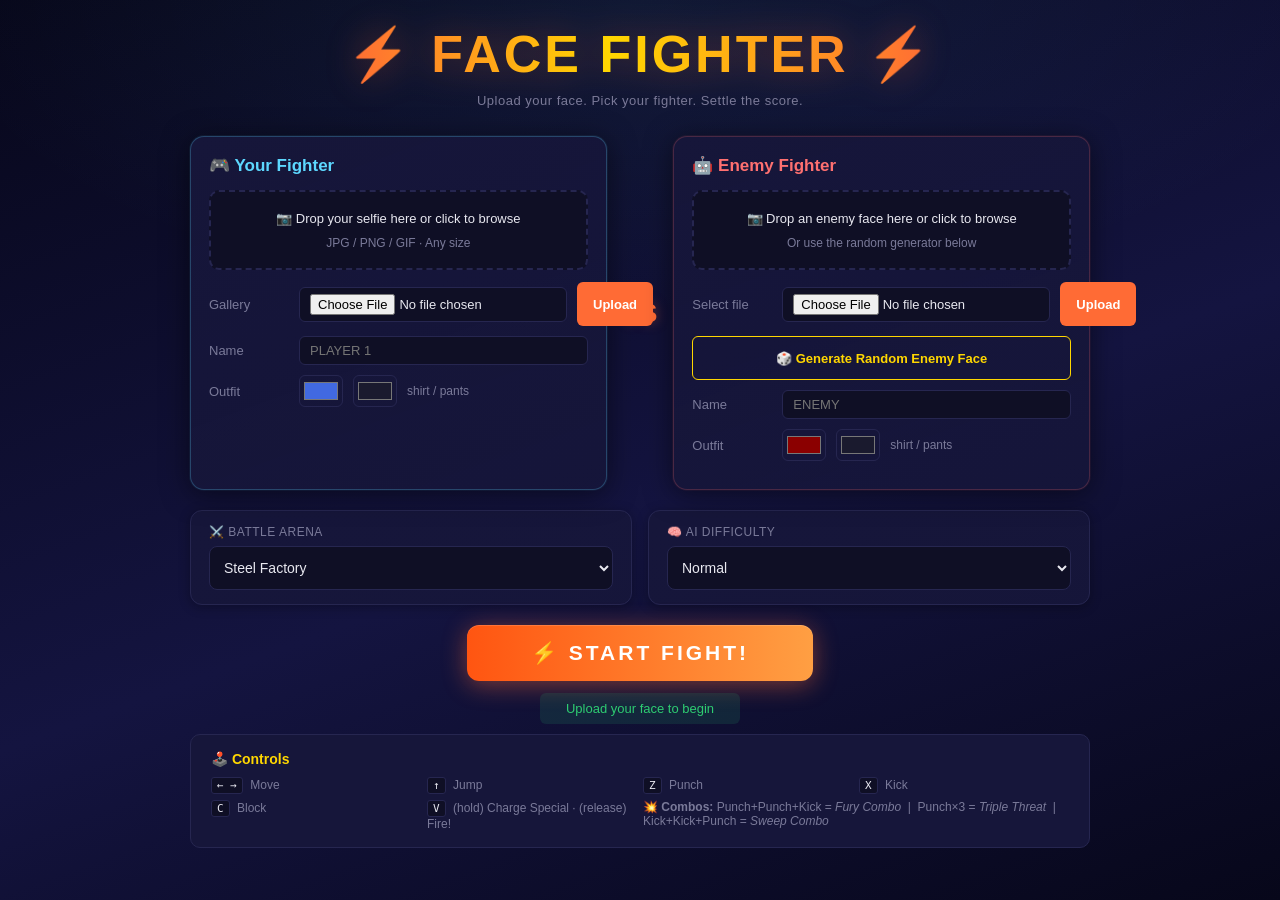
<file: index.html>
<!DOCTYPE html>
<html lang="en">
<head>
    <meta charset="UTF-8">
    <meta http-equiv="refresh" content="0; url=game/index.html">
    <title>Face Fighter – redirecting…</title>
</head>
<body>
    <p>Redirecting to <a href="game/index.html">Face Fighter</a>…</p>
</body>
</html>
</file>
<file: game/style.css>
/* style.css – Face Fighter game styling */

/* ── Reset & base ────────────────────────────────────────── */
*, *::before, *::after {
    box-sizing: border-box;
    margin: 0;
    padding: 0;
}

:root {
    --bg-dark:    #070714;
    --bg-panel:   #0f0f25;
    --bg-card:    #16163a;
    --accent:     #FF6B35;
    --accent2:    #FFD700;
    --accent3:    #5DD8FF;
    --text:       #e8e8f0;
    --text-muted: #7a7a99;
    --border:     #262650;
    --success:    #2ECC71;
    --error:      #E74C3C;
    --card-glow:  rgba(93, 216, 255, 0.06);
}

html, body {
    height: 100%;
    font-family: 'Segoe UI', Arial, sans-serif;
    background: var(--bg-dark);
    color: var(--text);
    overscroll-behavior: none;
    overscroll-behavior-y: contain;
    touch-action: manipulation;
}

/* ── Setup Screen ────────────────────────────────────────── */
#setup-screen {
    display: flex;
    flex-direction: column;
    align-items: center;
    min-height: 100vh;
    min-height: -webkit-fill-available;
    padding: 24px 16px env(safe-area-inset-bottom, 24px);
    background:
        radial-gradient(ellipse 80% 50% at 50% 0%, rgba(93,216,255,0.07) 0%, transparent 70%),
        linear-gradient(160deg, #07071a 0%, #141440 55%, #07071a 100%);
}

/* Title */
.game-title {
    text-align: center;
    margin-bottom: 28px;
}

.game-title h1 {
    font-size: clamp(28px, 6vw, 52px);
    font-weight: 900;
    letter-spacing: 3px;
    background: linear-gradient(90deg, #FF6B35 0%, #FFD700 45%, #FF6B35 100%);
    -webkit-background-clip: text;
    -webkit-text-fill-color: transparent;
    background-clip: text;
    filter: drop-shadow(0 0 18px rgba(255,107,53,0.35));
}

.game-title p {
    color: var(--text-muted);
    font-size: 13px;
    margin-top: 8px;
    letter-spacing: 0.5px;
}

/* Fighter columns */
.fighters-row {
    display: flex;
    gap: 16px;
    width: 100%;
    max-width: 900px;
    margin-bottom: 20px;
    flex-wrap: wrap;
    justify-content: center;
}

.fighter-card {
    flex: 1;
    min-width: 270px;
    max-width: 420px;
    background: linear-gradient(160deg, var(--bg-card) 0%, rgba(22,22,58,0.9) 100%);
    border: 1px solid var(--border);
    border-radius: 14px;
    padding: 18px;
    position: relative;
    box-shadow: 0 4px 24px rgba(0,0,0,0.45), inset 0 1px 0 rgba(255,255,255,0.04);
}

.fighter-card h2 {
    font-size: 17px;
    font-weight: 700;
    margin-bottom: 14px;
    display: flex;
    align-items: center;
    gap: 8px;
}

.fighter-card.player-card { border-color: rgba(93,216,255,0.25); box-shadow: 0 4px 28px rgba(0,0,0,0.5), 0 0 0 1px rgba(93,216,255,0.08); }
.fighter-card.enemy-card  { border-color: rgba(255,107,107,0.22); box-shadow: 0 4px 28px rgba(0,0,0,0.5), 0 0 0 1px rgba(255,107,107,0.08); }
.fighter-card.player-card h2 { color: #5DD8FF; }
.fighter-card.enemy-card  h2 { color: #FF7070; }

/* Drop zone */
.drop-zone {
    border: 2px dashed var(--border);
    border-radius: 10px;
    padding: 16px;
    text-align: center;
    cursor: pointer;
    transition: border-color 0.2s, background 0.2s;
    background: var(--bg-panel);
    margin-bottom: 12px;
    position: relative;
    /* Ensure min touch target height */
    min-height: 80px;
    display: flex;
    flex-direction: column;
    align-items: center;
    justify-content: center;
    gap: 4px;
}

.drop-zone:hover,
.drop-zone.drag-over {
    border-color: var(--accent);
    background: rgba(255,107,53,0.06);
}

.drop-zone .hint {
    font-size: 12px;
    color: var(--text-muted);
    margin-top: 6px;
}

/* Desktop/mobile context labels inside drop zone */
.drop-label { font-size: 13px; }
.drop-mobile { display: none; }

/* Face preview */
.face-preview {
    width: 80px;
    height: 80px;
    border-radius: 50%;
    object-fit: cover;
    border: 3px solid var(--accent);
    display: none;
    margin: 8px auto 4px;
}

/* Form fields */
.form-row {
    display: flex;
    align-items: center;
    gap: 10px;
    margin-bottom: 10px;
}

.form-row label {
    font-size: 13px;
    color: var(--text-muted);
    min-width: 80px;
    flex-shrink: 0;
}

.form-row input[type="text"],
.form-row input[type="file"] {
    flex: 1;
    background: var(--bg-panel);
    border: 1px solid var(--border);
    border-radius: 6px;
    color: var(--text);
    padding: 6px 10px;
    font-size: 13px;
    outline: none;
    transition: border-color 0.2s;
}

.form-row input[type="text"]:focus,
.form-row input[type="file"]:focus {
    border-color: var(--accent);
}

.form-row input[type="color"] {
    width: 44px;
    height: 32px;
    border: 1px solid var(--border);
    border-radius: 6px;
    background: none;
    cursor: pointer;
    padding: 2px;
}

/* Buttons */
.btn {
    padding: 8px 16px;
    border: none;
    border-radius: 6px;
    font-size: 13px;
    font-weight: 600;
    cursor: pointer;
    transition: background 0.2s, transform 0.1s;
    white-space: nowrap;
    /* Remove mobile tap highlight */
    -webkit-tap-highlight-color: transparent;
    touch-action: manipulation;
    /* Comfortable touch target */
    min-height: 44px;
}

.btn:active { transform: scale(0.97); }

.btn-primary {
    background: var(--accent);
    color: #fff;
}
.btn-primary:hover { background: #e05020; }

.btn-secondary {
    background: var(--bg-panel);
    color: var(--text-muted);
    border: 1px solid var(--border);
}
.btn-secondary:hover { background: var(--border); color: var(--text); }

.btn-ghost {
    background: transparent;
    color: var(--accent2);
    border: 1px solid var(--accent2);
}
.btn-ghost:hover { background: rgba(255,215,0,0.1); }

/* vs divider */
.vs-divider {
    display: flex;
    flex-direction: column;
    align-items: center;
    justify-content: center;
    font-size: 26px;
    font-weight: 900;
    color: var(--accent);
    padding: 10px 0;
    text-shadow: 0 0 12px rgba(255,107,53,0.5);
}

/* Arena / difficulty / controls row */
.controls-row {
    display: flex;
    gap: 16px;
    width: 100%;
    max-width: 900px;
    flex-wrap: wrap;
    justify-content: center;
    margin-bottom: 20px;
}

.control-group {
    background: linear-gradient(160deg, var(--bg-card) 0%, rgba(22,22,58,0.9) 100%);
    border: 1px solid var(--border);
    border-radius: 12px;
    padding: 14px 18px;
    flex: 1;
    min-width: 190px;
    box-shadow: 0 2px 12px rgba(0,0,0,0.3);
}

.control-group label {
    display: block;
    font-size: 12px;
    color: var(--text-muted);
    margin-bottom: 7px;
    letter-spacing: 0.5px;
    text-transform: uppercase;
}

.control-group select {
    width: 100%;
    background: var(--bg-panel);
    border: 1px solid var(--border);
    border-radius: 8px;
    color: var(--text);
    padding: 8px 10px;
    font-size: 14px;
    outline: none;
    cursor: pointer;
    min-height: 44px;
    transition: border-color 0.2s;
}
.control-group select:focus { border-color: var(--accent); }

/* Start button */
.start-row {
    width: 100%;
    max-width: 900px;
    display: flex;
    flex-direction: column;
    align-items: center;
    gap: 12px;
}

#start-fight-btn {
    padding: 16px 64px;
    font-size: 21px;
    font-weight: 900;
    letter-spacing: 3px;
    background: linear-gradient(90deg, #FF5511 0%, #FF9F43 50%, #FF5511 100%);
    background-size: 200% auto;
    color: #fff;
    border: none;
    border-radius: 12px;
    cursor: pointer;
    transition: transform 0.15s, box-shadow 0.15s, background-position 0.4s;
    box-shadow: 0 4px 24px rgba(255,107,53,0.45), inset 0 1px 0 rgba(255,255,255,0.15);
    -webkit-tap-highlight-color: transparent;
    touch-action: manipulation;
}
#start-fight-btn:hover {
    background-position: right center;
    transform: translateY(-2px);
    box-shadow: 0 8px 32px rgba(255,107,53,0.60);
}
#start-fight-btn:active { transform: translateY(0); }

/* Status */
.status {
    font-size: 13px;
    padding: 8px 16px;
    border-radius: 6px;
    background: rgba(46,204,113,0.12);
    color: var(--success);
    min-width: 200px;
    text-align: center;
}
.status.error {
    background: rgba(231,76,60,0.12);
    color: var(--error);
}

/* How-to-play */
.how-to-play {
    width: 100%;
    max-width: 900px;
    background: var(--bg-card);
    border: 1px solid var(--border);
    border-radius: 10px;
    padding: 16px 20px;
    margin-top: 10px;
}

.how-to-play h3 {
    font-size: 14px;
    color: var(--accent2);
    margin-bottom: 10px;
}

.how-to-play .controls-grid {
    display: grid;
    grid-template-columns: repeat(auto-fill, minmax(180px, 1fr));
    gap: 6px;
}

.how-to-play .ctrl {
    font-size: 12px;
    color: var(--text-muted);
}

.how-to-play .ctrl kbd {
    display: inline-block;
    background: var(--bg-panel);
    border: 1px solid var(--border);
    border-radius: 3px;
    padding: 1px 5px;
    font-size: 11px;
    color: var(--text);
    margin-right: 4px;
}

/* ── Game Screen ──────────────────────────────────────────── */
#game-screen {
    /* Hidden by default; shown as flex when fight starts */
    display: none;
    position: fixed;
    inset: 0;
    background: #000;
    touch-action: none;
    overflow: hidden;
    /* Portrait centering – layout applied when display:flex is set by JS */
    flex-direction: column;
    align-items: center;
    justify-content: center;
}

#game-container {
    /* Fill the available space so Scale.FIT can center within it */
    width: 100%;
    height: 100%;
    line-height: 0;
    display: flex;
    align-items: center;
    justify-content: center;
}

#game-container canvas {
    display: block;
    touch-action: none;
    /* Portrait: constrain so canvas fits within viewport in both axes.
       480/760 ≈ 0.6316  →  width = min(100vw, 63.16vh) */
    width:      min(100vw, 63.16vh) !important;
    height:     auto                !important;
    max-height: 100vh               !important;
}

/* ── Mobile virtual controls ─────────────────────────────── */
#mobile-controls {
    /* Hidden by default; JS shows on touch devices */
    display: none;
    position: fixed;
    left: 0;
    right: 0;
    /* Sit just above the home indicator on notched phones */
    bottom: env(safe-area-inset-bottom, 0px);
    height: 136px;
    padding: 8px 16px 12px;
    /* Subtle dark gradient so buttons are readable over any arena */
    background: linear-gradient(to top, rgba(0,0,0,0.55) 0%, transparent 100%);
    justify-content: space-between;
    align-items: flex-end;
    pointer-events: none;   /* let click events pass through the backdrop */
    z-index: 500;
}

/* D-pad zone (left) and action zone (right) */
#mb-move-zone,
#mb-action-zone {
    display: flex;
    gap: 8px;
    align-items: flex-end;
    pointer-events: all;
}

/* Action buttons: 2×2 grid */
#mb-action-zone {
    display: grid;
    grid-template-columns: 1fr 1fr;
    gap: 8px;
}

/* Individual mobile button */
.mb-btn {
    width: 60px;
    height: 60px;
    border-radius: 50%;
    border: 2px solid rgba(255, 255, 255, 0.30);
    background: rgba(255, 255, 255, 0.10);
    color: #fff;
    font-size: 22px;
    line-height: 1;
    display: flex;
    align-items: center;
    justify-content: center;
    cursor: pointer;
    user-select: none;
    -webkit-user-select: none;
    touch-action: none;
    -webkit-tap-highlight-color: transparent;
    transition: background 0.08s, border-color 0.08s, transform 0.08s;
    /* Hardware-accelerate the button */
    will-change: transform;
}

.mb-btn:active,
.mb-btn.active {
    background: rgba(255, 107, 53, 0.45);
    border-color: var(--accent);
    transform: scale(0.93);
}

/* Colour-coded action buttons */
.mb-punch   { background: rgba(79, 195, 247, 0.18); border-color: rgba(79, 195, 247, 0.50); }
.mb-kick    { background: rgba(255, 107,  53, 0.18); border-color: rgba(255, 107, 53, 0.50); }
.mb-block   { background: rgba(150, 150, 150, 0.18); border-color: rgba(200, 200, 200, 0.40); }
.mb-special { background: rgba(255, 215,   0, 0.18); border-color: rgba(255, 215,  0, 0.55); }

.mb-punch.active, .mb-punch:active     { background: rgba(79, 195, 247, 0.55); }
.mb-kick.active,  .mb-kick:active      { background: rgba(255, 107,  53, 0.55); }
.mb-block.active, .mb-block:active     { background: rgba(150, 150, 150, 0.55); }
.mb-special.active, .mb-special:active { background: rgba(255, 215,   0, 0.55); }

/* Jump button slightly larger */
.mb-jump { width: 54px; height: 54px; font-size: 20px; }

/* ── Responsive ───────────────────────────────────────────── */
@media (max-width: 620px) {
    .fighters-row { gap: 10px; }
    .fighter-card { padding: 14px; min-width: 260px; }
    #start-fight-btn { padding: 14px 36px; font-size: 18px; }
    .vs-divider { font-size: 22px; }
}

/* Touch device – swap hint text in drop zones */
@media (hover: none) and (pointer: coarse) {
    .drop-desktop { display: none; }
    .drop-mobile  { display: block; }
    .desktop-only { display: none !important; }
    .mobile-only  { display: block !important; }
}

/* Desktop – hide mobile-only controls hint */
@media (hover: hover) and (pointer: fine) {
    .mobile-only { display: none !important; }
}
</file>
